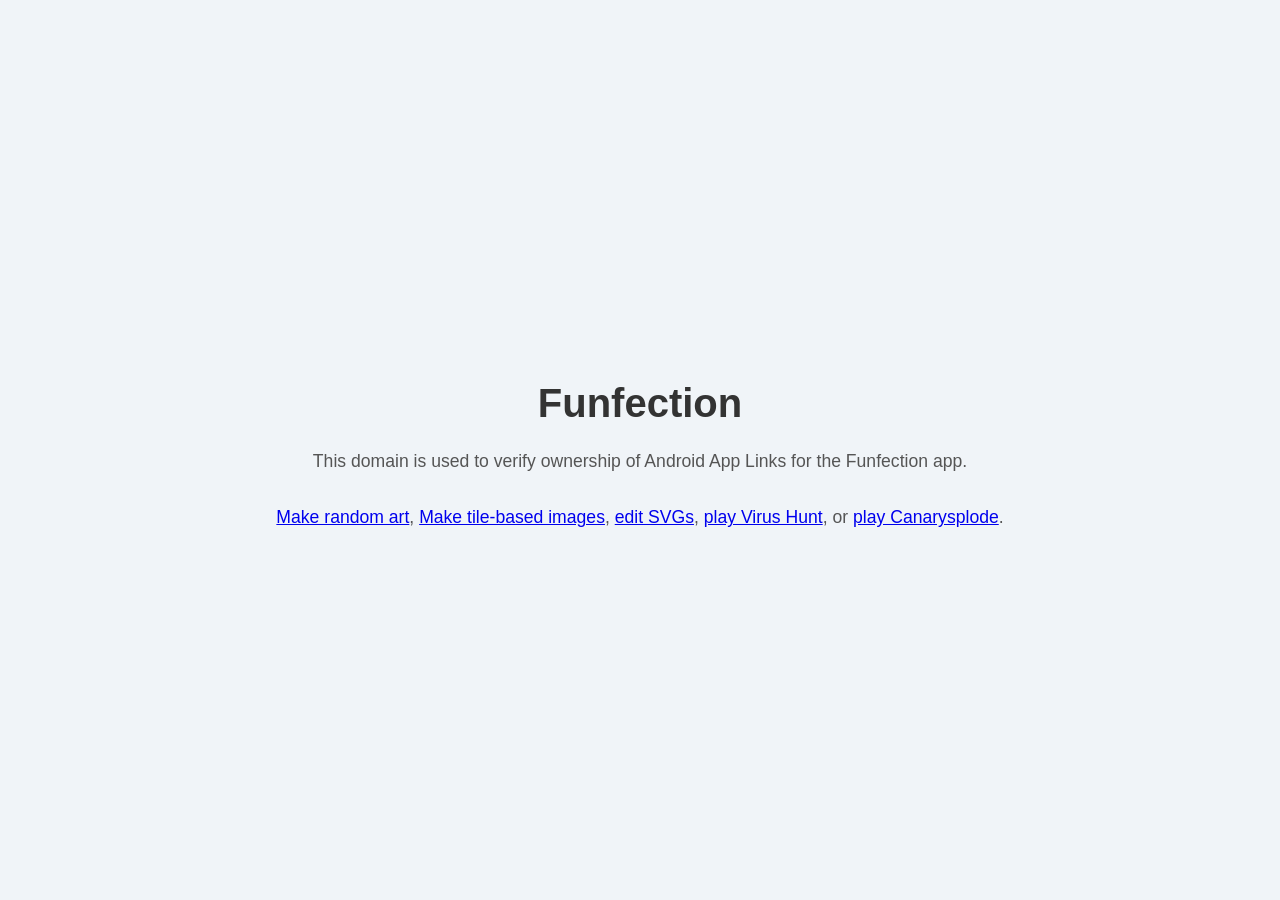
<file: index.html>
<!doctype html>
<html lang="en">
  <head>
    <meta charset="UTF-8" />
    <meta name="viewport" content="width=device-width, initial-scale=1.0" />
    <title>Funfection</title>
    <style>
      body {
        font-family: sans-serif;
        display: flex;
        flex-direction: column;
        align-items: center;
        justify-content: center;
        min-height: 100vh;
        margin: 0;
        background: #f0f4f8;
        color: #333;
      }
      h1 {
        font-size: 2.5rem;
        margin-bottom: 0.5rem;
      }
      p {
        font-size: 1.1rem;
        color: #555;
      }
    </style>
  </head>
  <body>
    <h1>Funfection</h1>
    <p>This domain is used to verify ownership of Android App Links for the Funfection app.</p>
    <p>
      <a href="/art/">Make random art</a>, <a href="/tiles/">Make tile-based images</a>,
      <a href="/svg/editor/">edit SVGs</a>, <a href="/virus-hunt/">play Virus Hunt</a>, or
      <a href="/canarysplode/">play Canarysplode</a>.
    </p>
  </body>
</html>
</file>
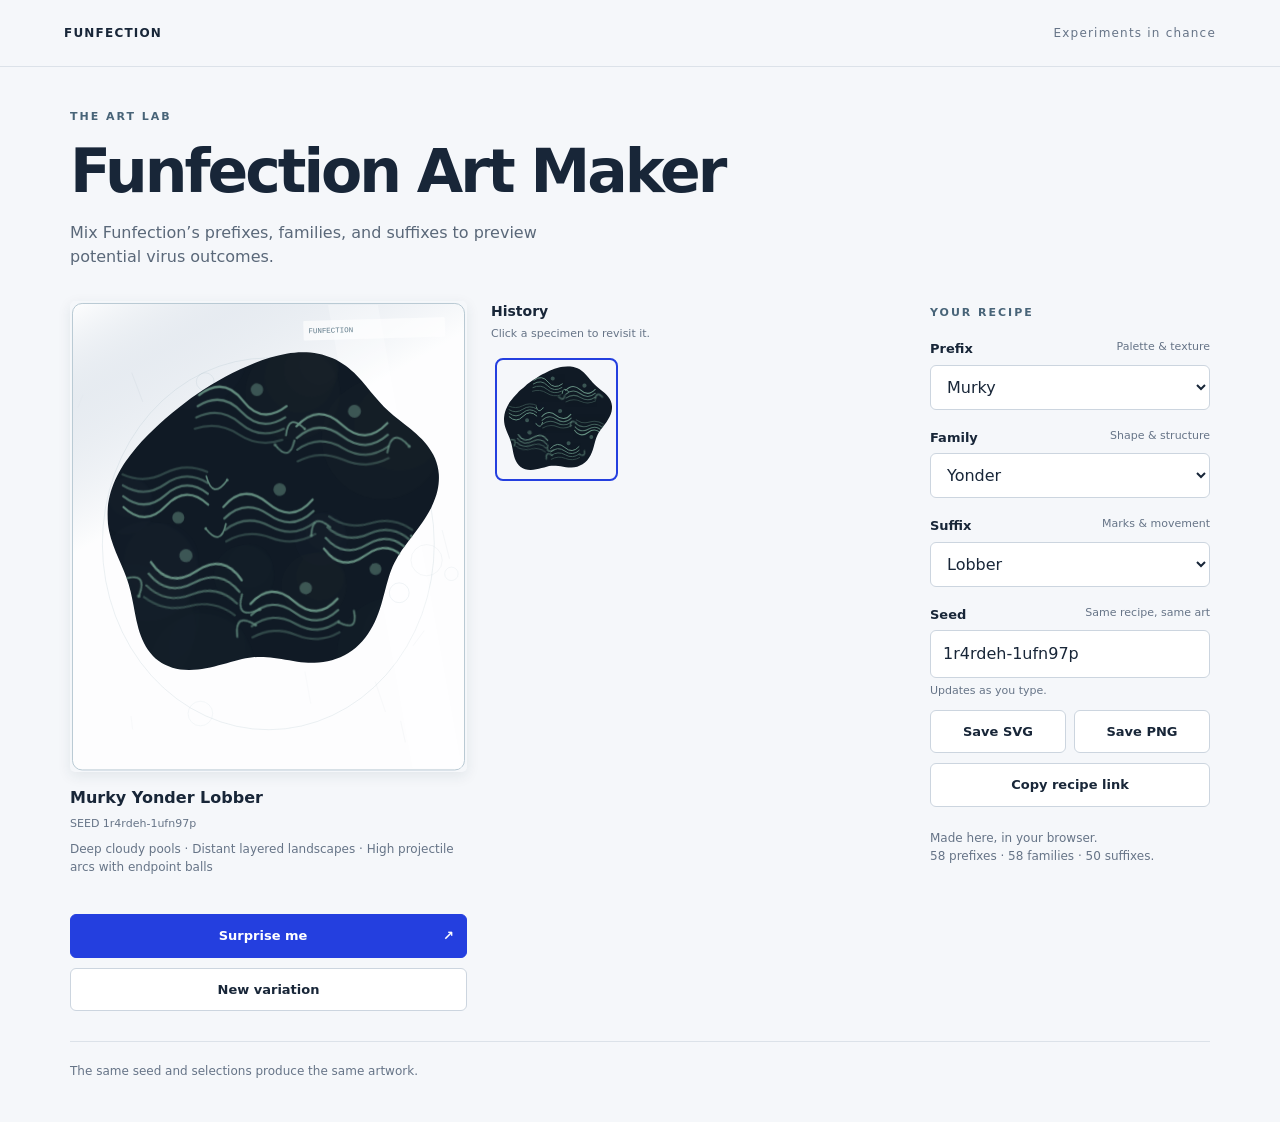
<file: art/index.html>
<!doctype html>
<html lang="en">
  <head>
    <meta charset="utf-8" />
    <meta name="viewport" content="width=device-width,initial-scale=1" />
    <title>Funfection Art Maker</title>
    <link rel="stylesheet" href="style.css?v=13" />
    <script src="catalog.js?v=9" defer></script>
    <script src="traits.js?v=12" defer></script>
    <script src="config.js?v=9" defer></script>
    <script src="art.js?v=19" defer></script>
    <script src="plate.js?v=13" defer></script>
    <script src="app.js?v=22" defer></script>
  </head>
  <body>
    <header><a href="/">FUNFECTION</a><span>Experiments in chance</span></header>
    <main>
      <section class="intro">
        <p class="eyebrow">THE ART LAB</p>
        <h1>Funfection Art Maker</h1>
        <p>
          Mix Funfection’s prefixes, families, and suffixes to preview potential virus outcomes.
        </p>
      </section>
      <section class="lab" aria-label="Art maker">
        <div class="work">
          <div class="specimens">
            <div class="current">
              <div class="microscope-slide">
                <div id="art" role="button" tabindex="0" aria-expanded="false" aria-label="Generated artwork" title="Click to enlarge; click again to restore"></div>
              </div>
              <div class="caption">
                <h2 id="name"></h2>
                <span id="edition"></span>
                <p id="traits-info" class="trait-description"></p>
              </div>
              <div class="image-actions" aria-label="Generate artwork">
                <button class="primary" type="button" id="random">
                  Surprise me <span>↗</span>
                </button>
                <button type="button" id="variation">New variation</button>
              </div>
            </div>
            <section class="history-panel" aria-label="Image history">
              <h2>History</h2>
              <p>Click a specimen to revisit it.</p>
              <div id="history"></div>
            </section>
          </div>
        </div>
        <aside>
          <p class="eyebrow">YOUR RECIPE</p>
          <form id="recipe">
            <label for="prefix">Prefix <small>Palette & texture</small></label
            ><select id="prefix"></select>
            <label for="family">Family <small>Shape & structure</small></label
            ><select id="family"></select>
            <label for="suffix">Suffix <small>Marks & movement</small></label
            ><select id="suffix"></select>
            <label for="seed">Seed <small>Same recipe, same art</small></label
            ><input
              id="seed"
              maxlength="80"
              autocomplete="off"
              aria-describedby="seed-help"
            /><small id="seed-help">Updates as you type.</small>
            <div class="downloads">
              <button type="button" id="svg">Save SVG</button
              ><button type="button" id="png">Save PNG</button>
            </div>
            <button type="button" id="share">Copy recipe link</button>
          </form>
          <p class="note">
            Made here, in your browser.<br />58 prefixes · 58 families · 50 suffixes.
          </p>
          <p id="status" role="status" aria-live="polite"></p>
        </aside>
      </section>
      <footer>The same seed and selections produce the same artwork.</footer>
    </main>
  </body>
</html>
</file>
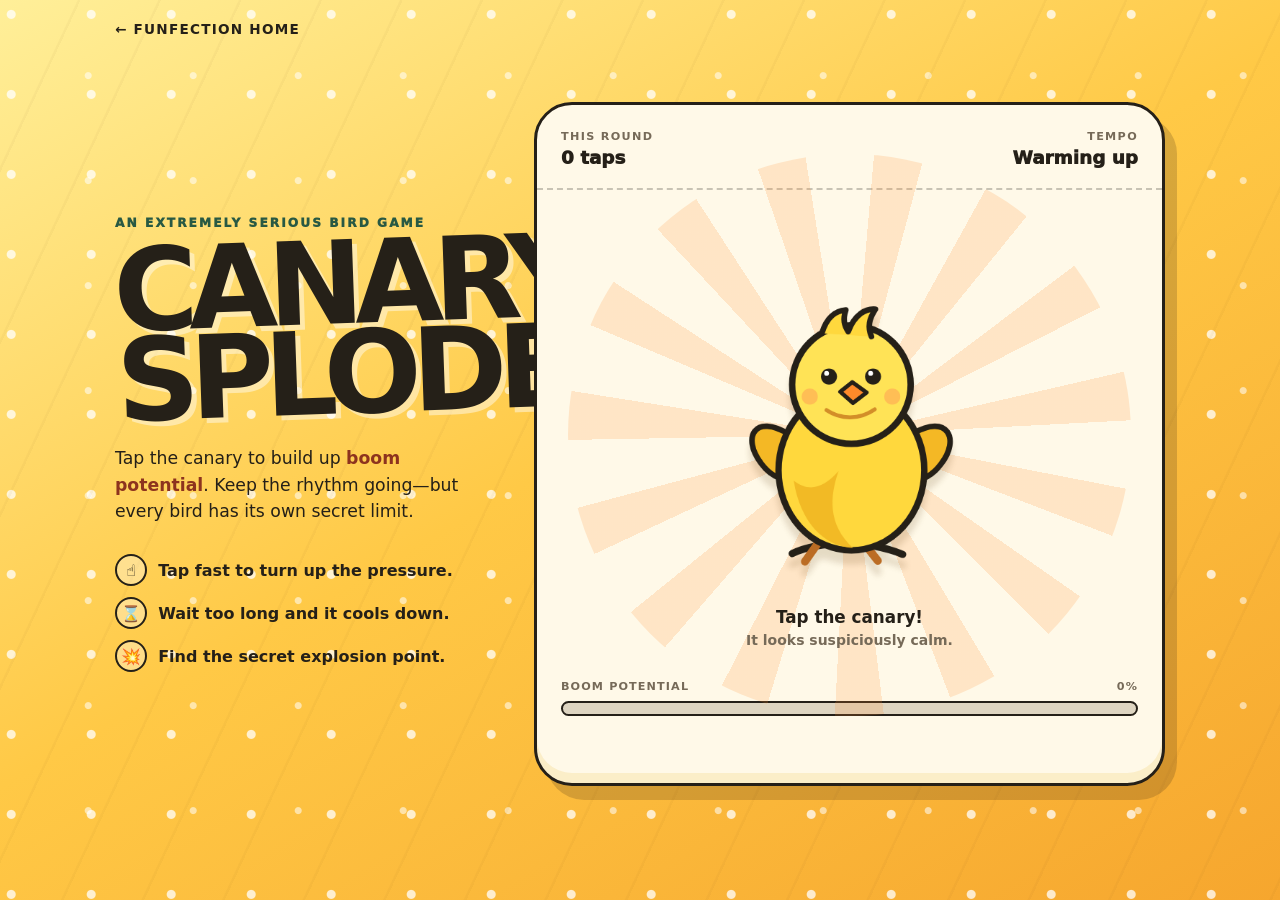
<file: canarysplode/index.html>
<!doctype html>
<html lang="en">
  <head>
    <meta charset="UTF-8" />
    <meta name="viewport" content="width=device-width, initial-scale=1.0" />
    <meta name="theme-color" content="#f6b93b" />
    <title>Canarysplode | Funfection</title>
    <link rel="stylesheet" href="style.css" />
  </head>
  <body>
    <header><a class="home-link" href="/">← Funfection home</a></header>
    <main>
      <section aria-labelledby="title">
        <p class="eyebrow">An extremely serious bird game</p>
        <h1 id="title">Canary&shy;splode</h1>
        <p class="lede">
          Tap the canary to build up <strong>boom potential</strong>. Keep the rhythm going—but
          every bird has its own secret limit.
        </p>
        <ul class="rules">
          <li><span class="rule-icon">☝</span> Tap fast to turn up the pressure.</li>
          <li><span class="rule-icon">⌛</span> Wait too long and it cools down.</li>
          <li><span class="rule-icon">💥</span> Find the secret explosion point.</li>
        </ul>
      </section>

      <section class="game-card" aria-label="Canarysplode game">
        <div class="card-top">
          <div>
            <span class="label">This round</span
            ><span class="value"><span id="taps">0</span> taps</span>
          </div>
          <div id="streak">
            <span class="label">Tempo</span><span class="value" id="tempo">Warming up</span>
          </div>
        </div>
        <div class="stage" id="stage" data-mood="calm">
          <div class="sunburst" aria-hidden="true"></div>
          <button
            class="canary-button"
            id="canary"
            type="button"
            aria-label="Tap the canary"
            aria-describedby="game-hint"
          >
            <span class="bird-art"
              ><svg
                viewBox="0 0 320 350"
                role="img"
                aria-label="A yellow canary whose expression changes as it gets closer to exploding"
              >
                <path
                  d="M89 315c34-16 94-17 138 1"
                  fill="none"
                  stroke="#252018"
                  stroke-width="9"
                  stroke-linecap="round"
                />
                <path
                  d="M122 301l-17 24m72-25 19 24"
                  fill="none"
                  stroke="#bb6c24"
                  stroke-width="10"
                  stroke-linecap="round"
                />
                <path
                  d="M85 166C42 140 26 170 50 202c13 18 32 26 56 20"
                  fill="#f4b825"
                  stroke="#252018"
                  stroke-width="7"
                  stroke-linejoin="round"
                />
                <path
                  d="M240 165c43-25 59 7 35 38-13 18-31 25-54 19"
                  fill="#f4b825"
                  stroke="#252018"
                  stroke-width="7"
                  stroke-linejoin="round"
                />
                <ellipse
                  cx="163"
                  cy="211"
                  rx="91"
                  ry="100"
                  fill="#ffd83d"
                  stroke="#252018"
                  stroke-width="8"
                />
                <path
                  d="M91 224c8 51 37 82 74 84-32-29-29-65-18-96-21 24-39 25-56 12Z"
                  fill="#f0b621"
                  opacity=".85"
                />
                <circle cx="163" cy="104" r="74" fill="#ffe356" stroke="#252018" stroke-width="8" />
                <path
                  d="M126 40c7-22 18-28 30-29-4 12-2 19 3 27 8-22 22-29 34-28-8 12-10 22-5 34"
                  fill="#ffd83d"
                  stroke="#252018"
                  stroke-width="7"
                  stroke-linecap="round"
                  stroke-linejoin="round"
                />
                <g class="face-calm">
                  <circle cx="135" cy="94" r="10" fill="#252018" />
                  <circle cx="190" cy="94" r="10" fill="#252018" />
                  <circle cx="132" cy="90" r="3" fill="white" />
                  <circle cx="187" cy="90" r="3" fill="white" />
                </g>
                <path
                  d="M149 113l15-12 18 13-17 13Z"
                  fill="#ff8a2a"
                  stroke="#252018"
                  stroke-width="5"
                  stroke-linejoin="round"
                />
                <path
                  class="face-calm"
                  d="M132 136c18 12 41 12 60-1"
                  fill="none"
                  stroke="#d38e28"
                  stroke-width="5"
                  stroke-linecap="round"
                />
                <g
                  class="expression face-uneasy"
                  fill="none"
                  stroke="#252018"
                  stroke-width="7"
                  stroke-linecap="round"
                >
                  <path d="M125 94q10-8 20 0m35 0q10-8 20 0" />
                  <path d="M145 142q18-10 36 0" stroke="#d38e28" stroke-width="5" />
                </g>
                <g
                  class="expression face-worried"
                  fill="none"
                  stroke="#252018"
                  stroke-width="7"
                  stroke-linecap="round"
                >
                  <path d="M123 80l23 8m33 0 23-8" />
                  <ellipse cx="135" cy="101" rx="8" ry="12" fill="#252018" />
                  <ellipse cx="190" cy="101" rx="8" ry="12" fill="#252018" />
                  <ellipse cx="164" cy="143" rx="13" ry="10" fill="#a94a25" stroke-width="5" />
                </g>
                <g
                  class="expression face-panic"
                  fill="none"
                  stroke="#252018"
                  stroke-width="7"
                  stroke-linecap="round"
                >
                  <path d="M122 78l25 10m31 0 25-10" />
                  <circle cx="135" cy="102" r="12" fill="white" />
                  <circle cx="190" cy="102" r="12" fill="white" />
                  <circle cx="135" cy="104" r="5" fill="#252018" />
                  <circle cx="190" cy="104" r="5" fill="#252018" />
                  <ellipse cx="164" cy="144" rx="17" ry="20" fill="#8d331e" />
                </g>
                <circle cx="111" cy="119" r="10" fill="#ff9a53" opacity=".5" />
                <circle cx="214" cy="119" r="10" fill="#ff9a53" opacity=".5" /></svg
            ></span>
          </button>
          <p class="hint" id="game-hint">
            Tap the canary!<small id="status" aria-live="polite">It looks suspiciously calm.</small>
          </p>
        </div>
        <div class="meter-wrap">
          <div class="meter-head"><span>Boom potential</span><span id="potential">0%</span></div>
          <div
            class="meter"
            role="progressbar"
            aria-label="Explosion potential"
            aria-valuemin="0"
            aria-valuemax="100"
            aria-valuenow="0"
          >
            <div class="meter-fill" id="meter-fill"></div>
          </div>
        </div>
        <div class="overlay" id="overlay" aria-hidden="true">
          <p class="boom">Ka-boom!</p>
          <p class="result" id="result">That canary lasted 0 taps.</p>
          <button class="again" id="again" type="button">Play another bird →</button>
        </div>
      </section>
    </main>

    <script src="app.js"></script>
  </body>
</html>
</file>
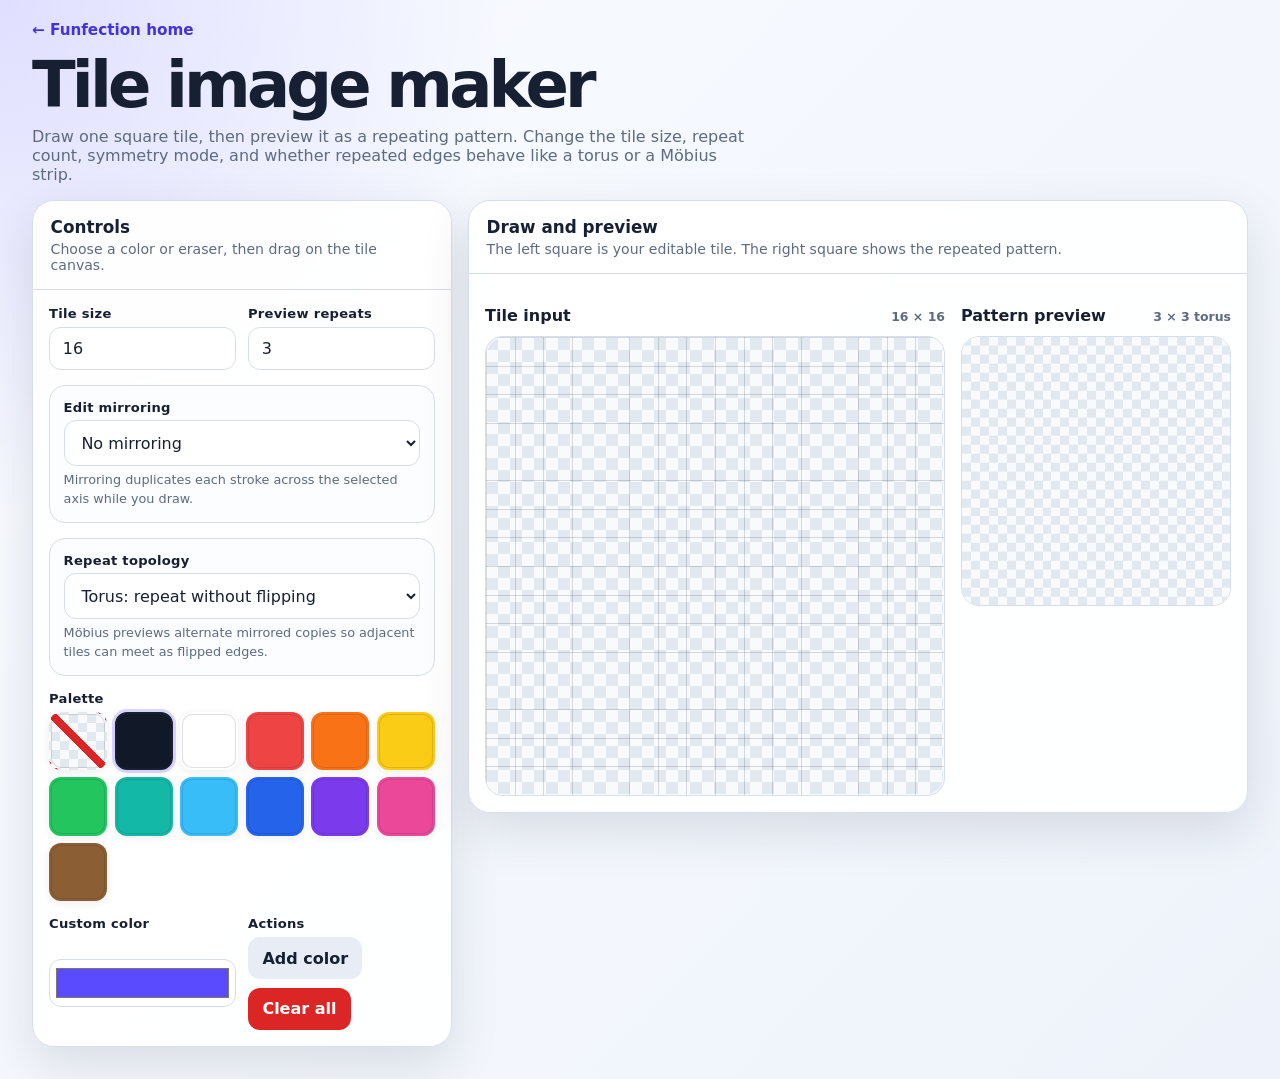
<file: tiles/index.html>
<!doctype html>
<html lang="en">
  <head>
    <meta charset="UTF-8" />
    <meta name="viewport" content="width=device-width, initial-scale=1.0" />
    <title>Tile Image Maker | Funfection</title>
    <link rel="stylesheet" href="style.css" />
  </head>
  <body>
    <header class="site-header">
      <a class="home-link" href="/">← Funfection home</a>
    </header>

    <main>
      <section class="hero" aria-labelledby="page-title">
        <div>
          <h1 id="page-title">Tile image maker</h1>
          <p class="intro">
            Draw one square tile, then preview it as a repeating pattern. Change the tile size,
            repeat count, symmetry mode, and whether repeated edges behave like a torus or a Möbius
            strip.
          </p>
        </div>
      </section>

      <section class="workspace">
        <aside class="panel" aria-label="Tile controls">
          <div class="panel-header">
            <h2>Controls</h2>
            <p>Choose a color or eraser, then drag on the tile canvas.</p>
          </div>

          <div class="controls">
            <div class="inline-controls">
              <div class="control-row">
                <label for="tileSize">Tile size</label>
                <input id="tileSize" type="number" min="4" max="64" step="1" value="16" />
              </div>
              <div class="control-row">
                <label for="repeatCount">Preview repeats</label>
                <input id="repeatCount" type="number" min="1" max="9" step="1" value="3" />
              </div>
            </div>

            <div class="control-row mode-card">
              <label for="mirrorMode">Edit mirroring</label>
              <select id="mirrorMode">
                <option value="none">No mirroring</option>
                <option value="horizontal">Left ↔ right</option>
                <option value="vertical">Top ↔ bottom</option>
                <option value="both">All four quadrants</option>
              </select>
              <p class="hint">
                Mirroring duplicates each stroke across the selected axis while you draw.
              </p>
            </div>

            <div class="control-row mode-card">
              <label for="topologyMode">Repeat topology</label>
              <select id="topologyMode">
                <option value="torus">Torus: repeat without flipping</option>
                <option value="mobius-horizontal">Möbius: flip across left/right seams</option>
                <option value="mobius-vertical">Möbius: flip across top/bottom seams</option>
                <option value="mobius-both">Möbius: flip across both seams</option>
              </select>
              <p class="hint">
                Möbius previews alternate mirrored copies so adjacent tiles can meet as flipped
                edges.
              </p>
            </div>

            <div class="control-row">
              <div class="label">Palette</div>
              <div id="palette" class="palette" aria-label="Color palette"></div>
            </div>

            <div class="inline-controls">
              <div class="control-row">
                <label for="customColor">Custom color</label>
                <input id="customColor" type="color" value="#5b4bff" />
              </div>
              <div class="control-row">
                <span class="label">Actions</span>
                <div class="button-row">
                  <button id="addColor" type="button" class="secondary">Add color</button>
                  <button id="clearAll" type="button" class="danger">Clear all</button>
                </div>
              </div>
            </div>
          </div>
        </aside>

        <section class="panel canvas-panel" aria-label="Tile editor and preview">
          <div class="panel-header">
            <h2>Draw and preview</h2>
            <p>
              The left square is your editable tile. The right square shows the repeated pattern.
            </p>
          </div>

          <div class="maker-area">
            <div class="editor-wrap">
              <div class="section-title">
                <h2>Tile input</h2>
                <span id="sizeLabel">16 × 16</span>
              </div>
              <div class="canvas-shell">
                <canvas
                  id="editorCanvas"
                  width="512"
                  height="512"
                  aria-label="Editable tile canvas"
                ></canvas>
              </div>
            </div>

            <div class="preview-wrap">
              <div class="section-title">
                <h2>Pattern preview</h2>
                <span id="repeatLabel">3 × 3 torus</span>
              </div>
              <div id="previewGrid" class="preview-grid" aria-label="Repeated tile preview"></div>
            </div>
          </div>
        </section>
      </section>
    </main>

    <script src="app.js"></script>
  </body>
</html>
</file>
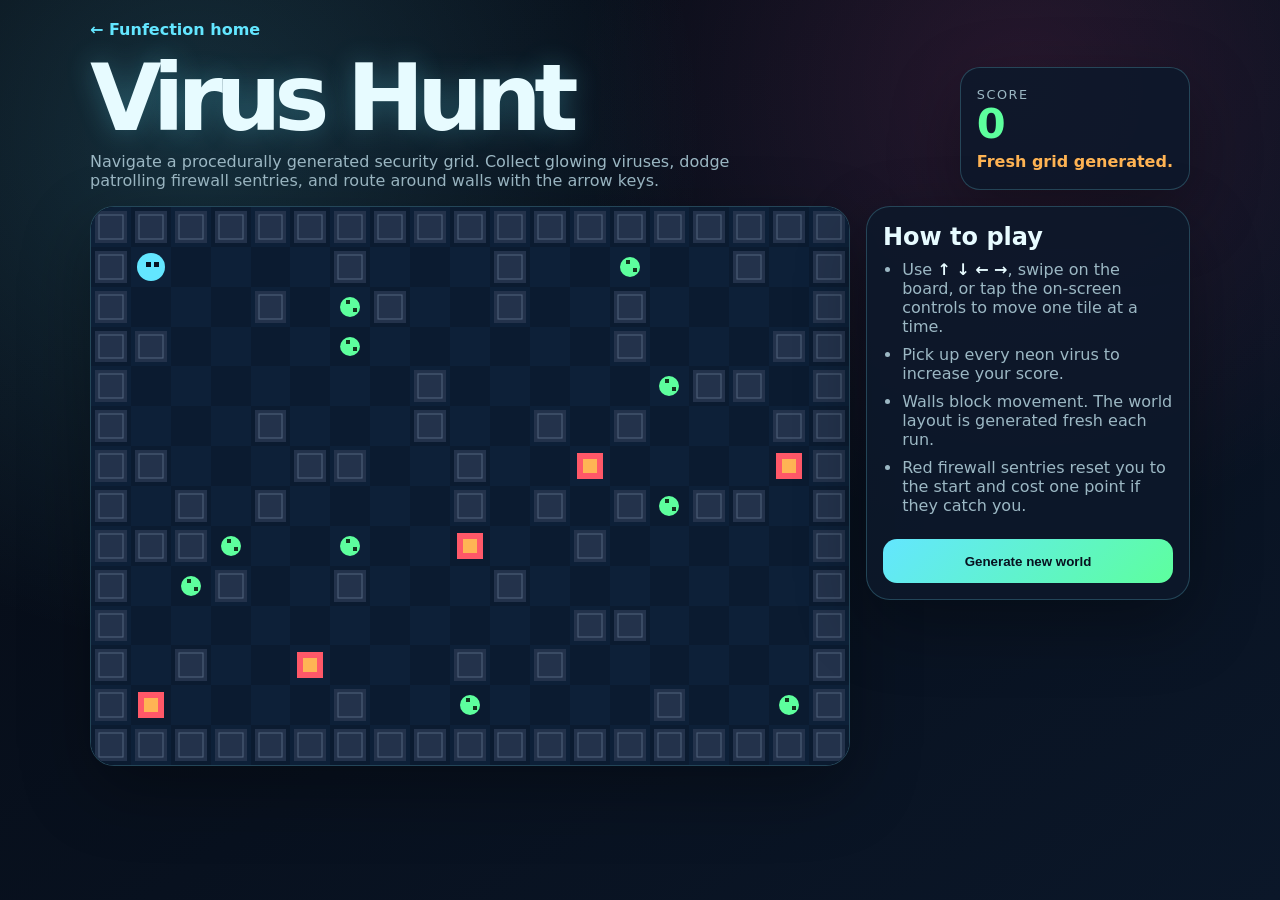
<file: virus-hunt/index.html>
<!doctype html>
<html lang="en">
  <head>
    <meta charset="UTF-8" />
    <meta name="viewport" content="width=device-width, initial-scale=1.0" />
    <title>Virus Hunt | Funfection</title>
    <link rel="stylesheet" href="style.css" />
  </head>
  <body>
    <header><a href="/">← Funfection home</a></header>
    <main>
      <section class="hero">
        <div>
          <h1>Virus Hunt</h1>
          <p class="intro">
            Navigate a procedurally generated security grid. Collect glowing viruses, dodge
            patrolling firewall sentries, and route around walls with the arrow keys.
          </p>
        </div>
        <aside class="score-card" aria-live="polite">
          <span class="score-label">Score</span>
          <span id="score">0</span>
          <div id="status">Find the viruses.</div>
        </aside>
      </section>

      <section class="game-shell">
        <div class="canvas-wrap">
          <canvas
            id="game"
            width="760"
            height="560"
            aria-label="Top down virus collecting game"
          ></canvas>
        </div>
        <aside class="instructions">
          <h2>How to play</h2>
          <ul>
            <li>
              Use <span class="key">↑ ↓ ← →</span>, swipe on the board, or tap the on-screen
              controls to move one tile at a time.
            </li>
            <li>Pick up every neon virus to increase your score.</li>
            <li>Walls block movement. The world layout is generated fresh each run.</li>
            <li>
              Red firewall sentries reset you to the start and cost one point if they catch you.
            </li>
          </ul>
          <div class="mobile-controls" aria-label="Touch movement controls">
            <button class="move-button move-up" type="button" data-move="0,-1" aria-label="Move up">
              ↑
            </button>
            <button
              class="move-button move-left"
              type="button"
              data-move="-1,0"
              aria-label="Move left"
            >
              ←
            </button>
            <button
              class="move-button move-down"
              type="button"
              data-move="0,1"
              aria-label="Move down"
            >
              ↓
            </button>
            <button
              class="move-button move-right"
              type="button"
              data-move="1,0"
              aria-label="Move right"
            >
              →
            </button>
          </div>
          <button class="restart" id="restart" type="button">Generate new world</button>
        </aside>
      </section>
    </main>

    <script src="app.js"></script>
  </body>
</html>
</file>
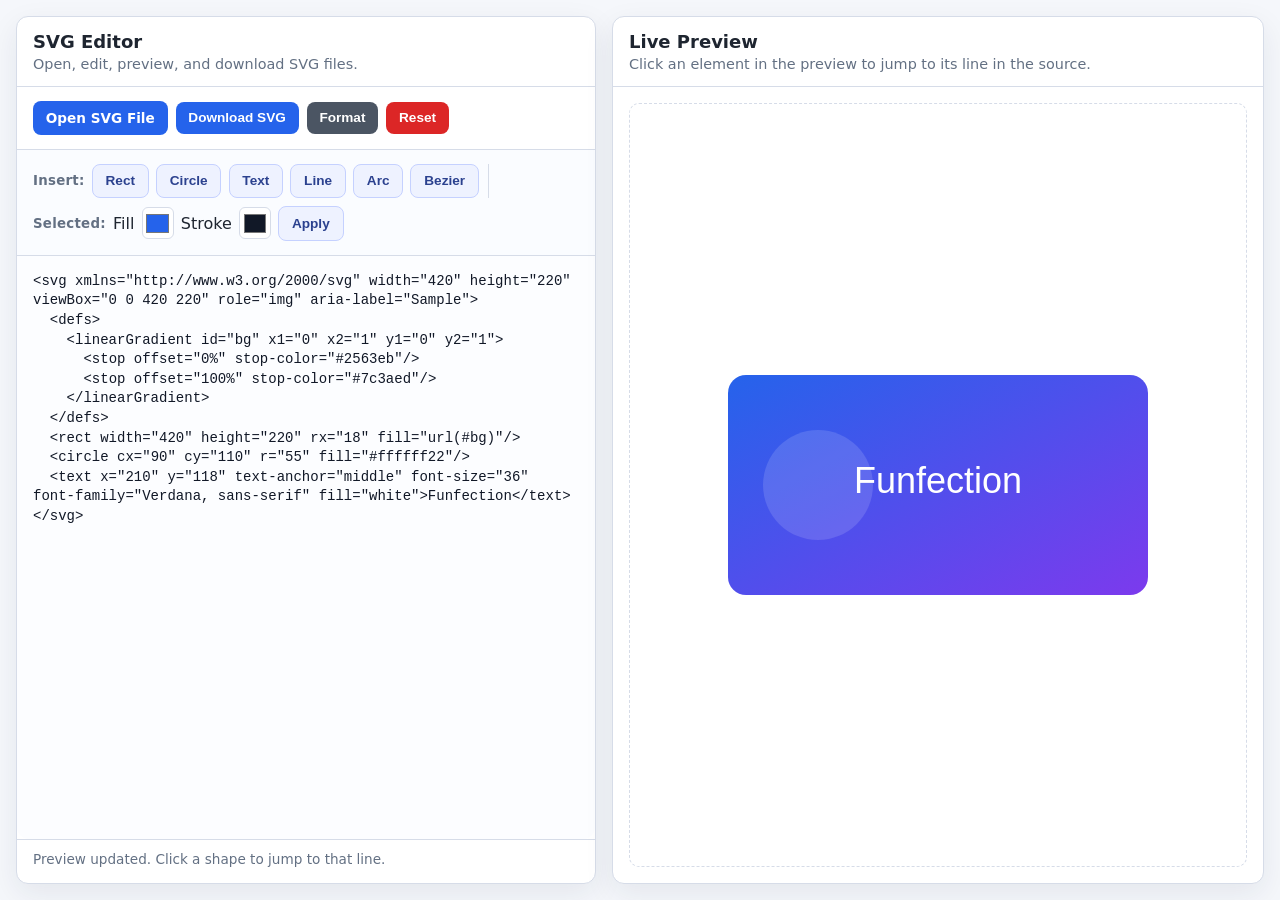
<file: svg/editor/index.html>
<!doctype html>
<html lang="en">
  <head>
    <meta charset="UTF-8" />
    <meta name="viewport" content="width=device-width, initial-scale=1.0" />
    <title>SVG Editor | Funfection</title>
    <link rel="stylesheet" href="style.css" />
  </head>
  <body>
    <main class="layout">
      <section class="panel" aria-label="SVG source editor">
        <header>
          <h1>SVG Editor</h1>
          <div class="sub">Open, edit, preview, and download SVG files.</div>
        </header>

        <div class="controls">
          <label for="fileInput" class="file-button">Open SVG File</label>
          <input id="fileInput" type="file" accept=".svg,image/svg+xml" />
          <button id="downloadBtn" type="button">Download SVG</button>
          <button id="formatBtn" type="button" class="secondary">Format</button>
          <button id="resetBtn" type="button" class="danger">Reset</button>
        </div>

        <div class="tools" aria-label="SVG tools">
          <div class="section">
            <small>Insert:</small>
            <button class="ghost snippet-btn" data-shape="rect">Rect</button>
            <button class="ghost snippet-btn" data-shape="circle">Circle</button>
            <button class="ghost snippet-btn" data-shape="text">Text</button>
            <button class="ghost snippet-btn" data-shape="line">Line</button>
            <button class="ghost snippet-btn" data-shape="arc">Arc</button>
            <button class="ghost snippet-btn" data-shape="bezier">Bezier</button>
          </div>
          <div class="section">
            <small>Selected:</small>
            <label for="fillColor">Fill</label>
            <input id="fillColor" type="color" value="#2563eb" />
            <label for="strokeColor">Stroke</label>
            <input id="strokeColor" type="color" value="#111827" />
            <button id="applyStyleBtn" type="button" class="ghost">Apply</button>
          </div>
        </div>

        <textarea id="svgInput" spellcheck="false" aria-label="SVG markup"></textarea>
        <div id="status" class="status" role="status" aria-live="polite"></div>
      </section>

      <section class="panel" aria-label="Live SVG preview">
        <header>
          <h1>Live Preview</h1>
          <div class="sub">Click an element in the preview to jump to its line in the source.</div>
        </header>
        <div class="preview-wrap">
          <div id="preview" class="preview">
            <p class="placeholder">Paste or open an SVG to see the preview.</p>
          </div>
        </div>
      </section>
    </main>

    <script src="app.js"></script>
  </body>
</html>
</file>
<file: art/style.css>
* {
  box-sizing: border-box;
}
body {
  margin: 0;
  background: #f5f7fa;
  color: #182638;
  font:
    16px/1.5 system-ui,
    sans-serif;
}
header {
  padding: 24px 5vw;
  display: flex;
  justify-content: space-between;
  border-bottom: 1px solid #dce2e9;
  font-size: 12px;
  letter-spacing: 0.1em;
}
header a {
  font-weight: 800;
  color: inherit;
  text-decoration: none;
}
header span {
  color: #667487;
}
main {
  max-width: 1200px;
  margin: auto;
  padding: 42px 30px;
}
.eyebrow {
  font-size: 11px;
  font-weight: 800;
  letter-spacing: 0.18em;
  color: #486478;
  margin: 0 0 14px;
}
.intro {
  margin-bottom: 32px;
}
.intro h1 {
  font-size: clamp(36px, 5vw, 60px);
  line-height: 1.05;
  letter-spacing: -0.05em;
  margin: 0 0 18px;
}
.intro > p:last-child {
  color: #5a6879;
  max-width: 490px;
}
.lab {
  display: grid;
  grid-template-columns: minmax(0, 1fr) 280px;
  gap: 42px;
  align-items: start;
}
.work {
  min-width: 0;
}
#art {
  background: white;
  aspect-ratio: 1;
  box-shadow: 0 12px 40px #18263812;
}
#art > svg {
  display: block;
  width: 100%;
  height: 100%;
}
.caption {
  display: flex;
  justify-content: space-between;
  align-items: baseline;
  gap: 15px;
  padding: 14px 0;
}
.caption h2 {
  font-size: 16px;
  margin: 0;
}
.caption span {
  font-size: 11px;
  color: #667487;
  overflow-wrap: anywhere;
}
aside {
  padding-top: 4px;
}
label {
  display: flex;
  justify-content: space-between;
  font-size: 13px;
  font-weight: 650;
  margin: 18px 0 6px;
}
small {
  font-size: 11px;
  font-weight: 400;
  color: #667487;
}
select,
input,
button {
  font: inherit;
  width: 100%;
  border: 1px solid #ccd5df;
  border-radius: 6px;
  background: white;
  color: inherit;
  padding: 11px 12px;
}
button {
  cursor: pointer;
  margin-top: 10px;
  font-size: 13px;
  font-weight: 650;
}
button:hover {
  background: #e9eff5;
}
button:focus-visible,
input:focus-visible,
select:focus-visible {
  outline: 3px solid #619bf2;
  outline-offset: 3px;
}
.primary {
  background: #243fdf;
  color: white;
  border-color: #243fdf;
  margin-top: 24px;
}
.primary:hover {
  background: #1930bc;
}
.primary span {
  float: right;
}
.downloads {
  display: flex;
  gap: 8px;
}
.note,
footer,
#status {
  font-size: 12px;
  color: #667487;
}
.note {
  margin-top: 22px;
}
footer {
  border-top: 1px solid #dce2e9;
  margin-top: 30px;
  padding-top: 20px;
}
#status {
  min-height: 18px;
}
@media (max-width: 700px) {
  header span {
    display: none;
  }
  main {
    padding: 28px 20px;
  }
  .lab {
    grid-template-columns: 1fr;
    gap: 20px;
  }
  .caption {
    flex-wrap: wrap;
  }
  aside {
    padding: 0;
  }
  .intro h1 br {
    display: none;
  }
}

/* Half the original width and height gives one quarter of the display area. */
.specimens {
  display: grid;
  grid-template-columns: minmax(0, 1fr) minmax(0, 1fr);
  gap: 24px;
  align-items: start;
}
.current {
  min-width: 0;
}
#art {
  background: transparent;
  border-radius: 50%;
  box-shadow: none;
}
.caption {
  display: block;
}
.caption span {
  display: block;
  margin-top: 6px;
}
.history-panel h2 {
  font-size: 14px;
  margin: 0;
}
.history-panel p {
  font-size: 11px;
  color: #667487;
  margin: 4px 0 12px;
}
#history {
  display: grid;
  grid-template-columns: repeat(3, minmax(0, 1fr));
  gap: 10px;
  max-height: 480px;
  overflow: auto;
  padding: 4px;
}
.history-item {
  padding: 0;
  border: 2px solid transparent;
  background: transparent;
  margin: 0;
  border-radius: 50%;
  aspect-ratio: 1;
}
.history-item:hover {
  background: transparent;
  border-color: #9aa9c0;
}
.history-item[aria-pressed='true'] {
  border-color: #243fdf;
}
.history-item svg {
  display: block;
  width: 100%;
  height: 100%;
  border-radius: 50%;
}
#seed-help {
  display: block;
  margin-top: 5px;
}
@media (max-width: 420px) {
  .specimens {
    gap: 14px;
  }
  #history {
    grid-template-columns: repeat(2, minmax(0, 1fr));
    gap: 6px;
  }
}

.trait-description {
  font-size: 12px;
  line-height: 1.5;
  color: #667487;
  margin: 8px 0 0;
}

/* Presentation glass stays outside the exported specimen SVG. */
.microscope-slide {
  position: relative;
  padding: 24px 12px 30px;
  background: linear-gradient(135deg, #ffffffbb, #dcebf150 48%, #ffffffb8);
  border: 1px solid #bccdd7;
  border-radius: 5px;
  box-shadow:
    0 4px 14px #17384616,
    inset 0 0 0 3px #ffffff70;
  isolation: isolate;
}
.microscope-slide::before {
  content: '';
  position: absolute;
  inset: 13% 6%;
  border: 1px solid #b5c9d375;
  border-radius: 50%;
  box-shadow: inset 0 0 22px #9fb7c72b;
  z-index: -1;
}
.microscope-slide::after {
  content: '';
  position: absolute;
  inset: 0;
  background: linear-gradient(
    118deg,
    transparent 28%,
    #ffffff70 29%,
    #ffffff15 39%,
    transparent 40%
  );
  pointer-events: none;
  border-radius: inherit;
}
.slide-label {
  position: absolute;
  top: 8px;
  left: 10px;
  font:
    7px/1.2 ui-monospace,
    monospace;
  letter-spacing: 0.12em;
  color: #607b8a;
}

#art,
#art svg,
.history-item svg {
  border-radius: 0;
}
.history-item {
  border-radius: 8px;
}

/* The seeded glass SVG replaces the fixed coverslip and reflection. */
.microscope-slide {
  background: transparent;
  border: 0;
  box-shadow: 0 4px 14px #17384616;
}
.microscope-slide::before,
.microscope-slide::after {
  content: none;
}
.plate-overlay {
  position: absolute;
  inset: 0;
  pointer-events: none;
  z-index: 0;
}
.plate-overlay svg {
  display: block;
  width: 100%;
  height: 100%;
}
.microscope-slide #art {
  position: relative;
  z-index: 1;
}

#art {
  cursor: zoom-in;
}
#art:focus-visible {
  outline: 3px solid #619bf2;
  outline-offset: 3px;
}
body:has(#art[aria-expanded='true']) {
  overflow: hidden;
}
/* Lift the slide's stacking context above the rest of the page. */
.microscope-slide:has(#art[aria-expanded='true']) {
  isolation: auto;
  z-index: 100;
}
.microscope-slide #art[aria-expanded='true'] {
  position: fixed;
  inset: 0;
  z-index: 100;
  display: grid;
  place-items: center;
  aspect-ratio: auto;
  background: #f5f7fa;
  cursor: zoom-out;
}
#art[aria-expanded='true'] > svg {
  width: min(100vw, 84.2105dvh);
  height: min(118.75vw, 100dvh);
}

/* All main views use the same complete slide SVG and proportions. */
.microscope-slide {
  padding: 0;
}
#art {
  aspect-ratio: 800 / 950;
}
</file>
<file: canarysplode/style.css>
:root {
  --ink: #252018;
  --cream: #fff9e8;
  --yellow: #ffd83d;
  --orange: #ff8a2a;
  --red: #ee4b2b;
  --green: #285943;
}

* {
  box-sizing: border-box;
}

body {
  margin: 0;
  min-height: 100vh;
  overflow-x: hidden;
  color: var(--ink);
  background:
    radial-gradient(circle at 14% 18%, rgba(255, 255, 255, 0.75) 0 4px, transparent 5px),
    radial-gradient(circle at 84% 72%, rgba(255, 255, 255, 0.55) 0 3px, transparent 4px),
    linear-gradient(150deg, #ffef99 0%, #ffc946 48%, #f6a62e 100%);
  background-size:
    80px 80px,
    105px 105px,
    auto;
  font-family: ui-rounded, 'Arial Rounded MT Bold', system-ui, sans-serif;
}

body::before {
  content: '';
  position: fixed;
  inset: 0;
  pointer-events: none;
  background: repeating-linear-gradient(
    115deg,
    transparent 0 70px,
    rgba(89, 59, 20, 0.035) 71px 73px
  );
}

a {
  color: inherit;
}

header {
  position: relative;
  z-index: 2;
  width: min(1050px, calc(100% - 2rem));
  margin: 0 auto;
  padding: 1.2rem 0 0;
}

.home-link {
  display: inline-flex;
  gap: 0.35rem;
  align-items: center;
  font-size: 0.85rem;
  font-weight: 900;
  text-decoration: none;
  text-transform: uppercase;
  letter-spacing: 0.09em;
}

.home-link:hover {
  text-decoration: underline;
}

main {
  position: relative;
  z-index: 1;
  display: grid;
  grid-template-columns: minmax(260px, 0.72fr) minmax(360px, 1.28fr);
  gap: clamp(1.5rem, 5vw, 5rem);
  align-items: center;
  width: min(1050px, calc(100% - 2rem));
  min-height: calc(100vh - 3.5rem);
  margin: 0 auto;
  padding: 2rem 0 4rem;
}

.eyebrow {
  margin: 0 0 0.7rem;
  color: var(--green);
  font-size: 0.76rem;
  font-weight: 950;
  letter-spacing: 0.17em;
  text-transform: uppercase;
}

h1 {
  margin: 0;
  max-width: 7ch;
  font-size: clamp(3.5rem, 9vw, 7.3rem);
  line-height: 0.78;
  letter-spacing: -0.085em;
  text-transform: uppercase;
  transform: rotate(-2deg);
  text-shadow: 5px 5px 0 rgba(255, 255, 255, 0.45);
}

.lede {
  max-width: 31rem;
  margin: 1.5rem 0 1.8rem;
  font-size: 1.08rem;
  line-height: 1.55;
}
.lede strong {
  color: #8d331e;
}

.rules {
  display: grid;
  gap: 0.7rem;
  margin: 0;
  padding: 0;
  list-style: none;
}

.rules li {
  display: flex;
  gap: 0.7rem;
  align-items: center;
  font-weight: 750;
}
.rule-icon {
  display: grid;
  flex: 0 0 2rem;
  width: 2rem;
  height: 2rem;
  place-items: center;
  border: 2px solid;
  border-radius: 50%;
  background: rgba(255, 255, 255, 0.34);
}

.game-card {
  position: relative;
  min-height: min(690px, 76vh);
  overflow: hidden;
  border: 3px solid var(--ink);
  border-radius: 38px;
  background: var(--cream);
  box-shadow:
    12px 14px 0 rgba(62, 43, 20, 0.2),
    inset 0 -10px 0 rgba(236, 195, 87, 0.22);
  isolation: isolate;
}

.card-top {
  display: flex;
  justify-content: space-between;
  gap: 1rem;
  padding: 1.25rem 1.5rem;
  border-bottom: 2px dashed rgba(37, 32, 24, 0.25);
}
.label {
  color: #766a58;
  font-size: 0.7rem;
  font-weight: 900;
  letter-spacing: 0.12em;
  text-transform: uppercase;
}
.value {
  display: block;
  margin-top: 0.15rem;
  font-size: 1.15rem;
  font-weight: 950;
}
#streak {
  text-align: right;
}

.stage {
  position: relative;
  display: grid;
  min-height: 460px;
  place-items: center;
  padding: 3rem 1rem 2rem;
}

.sunburst {
  position: absolute;
  width: 90%;
  aspect-ratio: 1;
  border-radius: 50%;
  opacity: 0.18;
  background: repeating-conic-gradient(from 5deg, var(--orange) 0 10deg, transparent 10deg 24deg);
  animation: spin 35s linear infinite;
}
@keyframes spin {
  to {
    transform: rotate(1turn);
  }
}

.canary-button {
  --bird-scale: 0.72;
  position: relative;
  z-index: 2;
  width: min(78%, 356px);
  height: 350px;
  padding: 0;
  border: 0;
  background: transparent;
  cursor: pointer;
  outline-offset: 10px;
  -webkit-tap-highlight-color: transparent;
  touch-action: manipulation;
  user-select: none;
  will-change: transform;
}

.bird-art {
  display: block;
  width: 100%;
  transform: scale(var(--bird-scale));
  transition: transform 0.2s ease-out;
  transform-origin: 50% 58%;
  will-change: transform;
}
.canary-button svg {
  display: block;
  width: 100%;
  overflow: visible;
  filter: drop-shadow(0 15px 4px rgba(92, 60, 10, 0.16));
}
.canary-button:hover {
  filter: brightness(1.025);
}
.canary-button:active {
  transform: scale(0.96);
}
.canary-button.bump {
  animation: bump 0.18s ease-out;
}
.canary-button.rattle {
  animation: rattle 0.23s ease-in-out;
}
.canary-button.panic {
  animation: panic 0.19s linear;
}
@keyframes bump {
  50% {
    transform: scale(0.94) rotate(-2deg);
  }
}
@keyframes rattle {
  25% {
    transform: translateX(-7px) rotate(-3deg);
  }
  65% {
    transform: translateX(7px) rotate(3deg);
  }
}
@keyframes panic {
  25% {
    transform: translate(-9px, 2px) rotate(-4deg);
  }
  50% {
    transform: translate(7px, -5px) rotate(4deg);
  }
  75% {
    transform: translate(-5px, -2px) rotate(-2deg);
  }
}

.expression {
  opacity: 0;
  transition: opacity 0.16s ease;
}
.face-calm {
  opacity: 1;
  transition: opacity 0.16s ease;
}
.stage[data-mood='uneasy'] .face-calm,
.stage[data-mood='worried'] .face-calm,
.stage[data-mood='panic'] .face-calm {
  opacity: 0;
}
.stage[data-mood='uneasy'] .face-uneasy,
.stage[data-mood='worried'] .face-worried,
.stage[data-mood='panic'] .face-panic {
  opacity: 1;
}

.hint {
  position: relative;
  z-index: 2;
  margin: 1.2rem 0 0;
  font-size: 1.05rem;
  font-weight: 900;
  text-align: center;
}
.hint small {
  display: block;
  margin-top: 0.35rem;
  color: #766a58;
  font-weight: 650;
}

.meter-wrap {
  padding: 0 1.5rem 1.5rem;
}
.meter-head {
  display: flex;
  justify-content: space-between;
  margin-bottom: 0.5rem;
  color: #766a58;
  font-size: 0.7rem;
  font-weight: 900;
  letter-spacing: 0.1em;
  text-transform: uppercase;
}
.meter {
  height: 15px;
  overflow: hidden;
  border: 2px solid var(--ink);
  border-radius: 99px;
  background: #ded5c1;
}
.meter-fill {
  width: 0;
  height: 100%;
  border-radius: inherit;
  background: linear-gradient(90deg, #ffd83d 0%, #ff8a2a 65%, #ee4b2b 100%);
  transition: width 0.18s ease-out;
}

.overlay {
  position: absolute;
  z-index: 5;
  inset: 0;
  display: grid;
  place-content: center;
  padding: 2rem;
  text-align: center;
  background: rgba(255, 249, 232, 0.9);
  opacity: 0;
  visibility: hidden;
  transition: opacity 0.25s;
}
.overlay.show {
  opacity: 1;
  visibility: visible;
}
.boom {
  margin: 0;
  color: var(--red);
  font-size: clamp(4rem, 13vw, 8rem);
  line-height: 0.8;
  letter-spacing: -0.08em;
  text-transform: uppercase;
  transform: rotate(-6deg);
  text-shadow: 5px 5px 0 var(--yellow);
}
.result {
  margin: 1.2rem 0;
  font-size: 1.05rem;
  font-weight: 800;
}
.again {
  justify-self: center;
  border: 2px solid var(--ink);
  border-radius: 99px;
  padding: 0.85rem 1.5rem;
  color: white;
  background: var(--green);
  box-shadow: 4px 5px 0 var(--ink);
  font: inherit;
  font-weight: 950;
  cursor: pointer;
}
.again:active {
  transform: translate(3px, 3px);
  box-shadow: 1px 2px 0 var(--ink);
}

.particle {
  position: absolute;
  z-index: 4;
  left: 50%;
  top: 48%;
  width: 18px;
  height: 18px;
  border: 2px solid var(--ink);
  background: var(--yellow);
  pointer-events: none;
  animation: fly 800ms cubic-bezier(0.1, 0.7, 0.3, 1) forwards;
}
@keyframes fly {
  to {
    translate: var(--x) var(--y);
    rotate: var(--r);
    opacity: 0;
    scale: 0.4;
  }
}

@media (max-width: 760px) {
  main {
    grid-template-columns: 1fr;
    padding-top: 1.3rem;
  }
  h1 {
    max-width: none;
    font-size: clamp(3.4rem, 19vw, 6rem);
  }
  .lede {
    margin: 1.2rem 0;
  }
  .rules {
    display: none;
  }
  .game-card {
    min-height: 535px;
    border-radius: 28px;
  }
  .stage {
    min-height: 450px;
    padding: 1.25rem 1rem 0.75rem;
    overflow: hidden;
  }
  .canary-button {
    width: min(82vw, 320px);
    height: 350px;
  }
  .hint {
    margin-top: 0;
  }
}

@media (prefers-reduced-motion: reduce) {
  *,
  *::before,
  *::after {
    scroll-behavior: auto !important;
    animation-duration: 0.01ms !important;
    animation-iteration-count: 1 !important;
    transition-duration: 0.01ms !important;
  }
}
</file>
<file: tiles/style.css>
:root {
  color-scheme: light;
  --bg: #eef3fb;
  --card: #ffffff;
  --ink: #172033;
  --muted: #5d6b82;
  --border: #d6deeb;
  --accent: #5b4bff;
  --accent-strong: #4234d9;
  --danger: #dc2626;
  --shadow: 0 18px 50px rgba(23, 32, 51, 0.12);
  --checker-a: #f8fafc;
  --checker-b: #e2e8f0;
}

* {
  box-sizing: border-box;
}

body {
  margin: 0;
  min-height: 100vh;
  font-family:
    Inter,
    ui-sans-serif,
    system-ui,
    -apple-system,
    BlinkMacSystemFont,
    'Segoe UI',
    sans-serif;
  background:
    radial-gradient(circle at top left, rgba(91, 75, 255, 0.16), transparent 32rem),
    linear-gradient(135deg, #f9fbff 0%, var(--bg) 100%);
  color: var(--ink);
}

header.site-header {
  padding: 1.25rem clamp(1rem, 3vw, 2rem) 0;
  max-width: 1280px;
  margin: 0 auto;
}

.home-link {
  color: var(--accent-strong);
  text-decoration: none;
  font-weight: 700;
  font-size: 0.95rem;
}

main {
  width: min(1280px, 100%);
  margin: 0 auto;
  padding: 1rem clamp(1rem, 3vw, 2rem) 2rem;
}

.hero {
  display: flex;
  justify-content: space-between;
  align-items: end;
  gap: 1rem;
  margin-bottom: 1rem;
}

h1 {
  margin: 0;
  font-size: clamp(2rem, 5vw, 4.5rem);
  line-height: 0.95;
  letter-spacing: -0.06em;
}

.intro {
  color: var(--muted);
  max-width: 45rem;
  margin: 0.7rem 0 0;
  font-size: 1rem;
}

.workspace {
  display: grid;
  grid-template-columns: minmax(300px, 420px) 1fr;
  gap: 1rem;
  align-items: start;
}

.panel {
  background: rgba(255, 255, 255, 0.92);
  border: 1px solid var(--border);
  border-radius: 22px;
  box-shadow: var(--shadow);
  overflow: hidden;
  backdrop-filter: blur(12px);
}

.panel-header {
  padding: 1rem 1.1rem;
  border-bottom: 1px solid var(--border);
}

.panel-header h2 {
  margin: 0;
  font-size: 1.05rem;
}

.panel-header p {
  margin: 0.25rem 0 0;
  color: var(--muted);
  font-size: 0.88rem;
}

.controls {
  display: grid;
  gap: 0.95rem;
  padding: 1rem;
}

.control-row {
  display: grid;
  gap: 0.35rem;
}

label,
.label {
  color: var(--ink);
  font-size: 0.82rem;
  font-weight: 800;
  letter-spacing: 0.02em;
}

input[type='number'],
select,
input[type='color'] {
  width: 100%;
  border: 1px solid var(--border);
  border-radius: 12px;
  background: #fff;
  color: var(--ink);
  font: inherit;
  padding: 0.7rem 0.8rem;
}

input[type='color'] {
  height: 3rem;
  padding: 0.25rem;
}

.inline-controls {
  display: grid;
  grid-template-columns: 1fr 1fr;
  gap: 0.75rem;
}

.palette {
  display: grid;
  grid-template-columns: repeat(6, minmax(0, 1fr));
  gap: 0.45rem;
}

.swatch,
button {
  border: 0;
  border-radius: 12px;
  cursor: pointer;
  font: inherit;
  font-weight: 800;
}

.swatch {
  aspect-ratio: 1;
  min-height: 2.4rem;
  border: 2px solid transparent;
  box-shadow:
    inset 0 0 0 1px rgba(23, 32, 51, 0.14),
    0 2px 8px rgba(23, 32, 51, 0.08);
}

.swatch.active {
  border-color: var(--ink);
  outline: 3px solid rgba(91, 75, 255, 0.22);
}

.swatch.eraser {
  background:
    linear-gradient(45deg, transparent 45%, var(--danger) 45% 55%, transparent 55%),
    conic-gradient(
      var(--checker-a) 25%,
      var(--checker-b) 0 50%,
      var(--checker-a) 0 75%,
      var(--checker-b) 0
    );
  background-size:
    100% 100%,
    18px 18px;
}

.button-row {
  display: flex;
  flex-wrap: wrap;
  gap: 0.55rem;
}

button {
  background: var(--accent);
  color: #fff;
  padding: 0.72rem 0.9rem;
  transition:
    transform 0.15s ease,
    background 0.15s ease;
}

button:hover {
  background: var(--accent-strong);
  transform: translateY(-1px);
}
button.secondary {
  background: #e8ecf5;
  color: var(--ink);
}
button.secondary:hover {
  background: #dce3f0;
}
button.danger {
  background: var(--danger);
}

.hint {
  color: var(--muted);
  font-size: 0.8rem;
  line-height: 1.45;
  margin: 0;
}

.canvas-panel {
  display: grid;
  grid-template-rows: auto auto;
  gap: 1rem;
}

.maker-area {
  padding: 1rem;
  display: grid;
  grid-template-columns: minmax(260px, 460px) 1fr;
  gap: 1rem;
  align-items: start;
}

.editor-wrap,
.preview-wrap {
  display: grid;
  gap: 0.7rem;
}

.canvas-shell {
  width: 100%;
  aspect-ratio: 1;
  border-radius: 18px;
  overflow: hidden;
  border: 1px solid var(--border);
  background: conic-gradient(
      var(--checker-a) 25%,
      var(--checker-b) 0 50%,
      var(--checker-a) 0 75%,
      var(--checker-b) 0
    )
    0 / 24px 24px;
  box-shadow: inset 0 0 0 1px rgba(255, 255, 255, 0.8);
}

canvas {
  display: block;
  width: 100%;
  height: 100%;
  image-rendering: pixelated;
  touch-action: none;
}

#editorCanvas {
  cursor: crosshair;
}

.preview-grid {
  display: grid;
  gap: 0;
  width: 100%;
  aspect-ratio: 1;
  border-radius: 18px;
  overflow: hidden;
  border: 1px solid var(--border);
  background: #fff;
}

.preview-tile {
  width: 100%;
  height: 100%;
  background: conic-gradient(
      var(--checker-a) 25%,
      var(--checker-b) 0 50%,
      var(--checker-a) 0 75%,
      var(--checker-b) 0
    )
    0 / 18px 18px;
}

.preview-tile canvas {
  width: 100%;
  height: 100%;
}

.section-title {
  display: flex;
  align-items: baseline;
  justify-content: space-between;
  gap: 0.75rem;
}

.section-title h2 {
  margin: 0;
  font-size: 1rem;
}

.section-title span {
  color: var(--muted);
  font-size: 0.78rem;
  font-weight: 700;
}

.mode-card {
  border: 1px solid var(--border);
  border-radius: 16px;
  padding: 0.85rem;
  background: #fbfdff;
}

@media (max-width: 980px) {
  .workspace,
  .maker-area {
    grid-template-columns: 1fr;
  }
  .hero {
    display: block;
  }
}

@media (max-width: 560px) {
  .inline-controls {
    grid-template-columns: 1fr;
  }
  .palette {
    grid-template-columns: repeat(5, minmax(0, 1fr));
  }
}
</file>
<file: virus-hunt/style.css>
:root {
  --bg: #08111f;
  --panel: rgba(13, 24, 43, 0.88);
  --panel-border: rgba(119, 237, 255, 0.22);
  --text: #e7fbff;
  --muted: #9cb8c4;
  --cyan: #63e6ff;
  --green: #5dff9d;
  --pink: #ff4fa3;
  --orange: #ffb454;
  --red: #ff5868;
}

* {
  box-sizing: border-box;
}

body {
  margin: 0;
  min-height: 100vh;
  font-family:
    Inter,
    ui-sans-serif,
    system-ui,
    -apple-system,
    BlinkMacSystemFont,
    'Segoe UI',
    sans-serif;
  color: var(--text);
  background:
    radial-gradient(circle at 15% 15%, rgba(99, 230, 255, 0.16), transparent 32rem),
    radial-gradient(circle at 80% 10%, rgba(255, 79, 163, 0.13), transparent 28rem),
    linear-gradient(145deg, #060a13 0%, var(--bg) 56%, #0b1729 100%);
}

header,
main {
  width: min(1100px, calc(100% - 2rem));
  margin: 0 auto;
}

header {
  padding: 1.25rem 0 0;
}

a {
  color: var(--cyan);
  font-weight: 800;
  text-decoration: none;
}
a:hover {
  text-decoration: underline;
}

.hero {
  display: grid;
  grid-template-columns: 1fr auto;
  gap: 1rem;
  align-items: end;
  padding: 1.25rem 0 1rem;
}

h1 {
  margin: 0;
  font-size: clamp(2.4rem, 8vw, 5.8rem);
  line-height: 0.86;
  letter-spacing: -0.08em;
  text-shadow: 0 0 28px rgba(99, 230, 255, 0.28);
}

.intro {
  color: var(--muted);
  max-width: 45rem;
  margin: 0.8rem 0 0;
}

.score-card {
  min-width: 12rem;
  padding: 1rem;
  border: 1px solid var(--panel-border);
  border-radius: 20px;
  background: var(--panel);
  box-shadow: 0 24px 70px rgba(0, 0, 0, 0.32);
}

.score-label {
  color: var(--muted);
  font-size: 0.8rem;
  text-transform: uppercase;
  letter-spacing: 0.12em;
}
#score {
  display: block;
  font-size: 2.6rem;
  font-weight: 900;
  color: var(--green);
  line-height: 1;
}
#status {
  margin-top: 0.45rem;
  color: var(--orange);
  font-weight: 800;
  min-height: 1.3rem;
}

.game-shell {
  display: grid;
  grid-template-columns: minmax(0, 760px) minmax(240px, 1fr);
  gap: 1rem;
  align-items: start;
  padding-bottom: 2rem;
}

.canvas-wrap,
.instructions {
  border: 1px solid var(--panel-border);
  border-radius: 24px;
  background: var(--panel);
  box-shadow: 0 24px 70px rgba(0, 0, 0, 0.32);
  overflow: hidden;
}

canvas {
  aspect-ratio: 19 / 14;
  display: block;
  width: 100%;
  height: auto;
  image-rendering: pixelated;
  background: #0a1424;
  touch-action: none;
}

.instructions {
  padding: 1rem;
}
.instructions h2 {
  margin: 0 0 0.6rem;
}
.instructions ul {
  margin: 0;
  padding-left: 1.2rem;
  color: var(--muted);
}
.instructions li {
  margin: 0.55rem 0;
}
.key {
  color: var(--text);
  font-weight: 900;
}
.restart {
  width: 100%;
  margin-top: 1rem;
  border: 0;
  border-radius: 14px;
  padding: 0.9rem 1rem;
  color: #07111f;
  background: linear-gradient(135deg, var(--cyan), var(--green));
  font-weight: 900;
  cursor: pointer;
}

.mobile-controls {
  display: none;
  grid-template-columns: repeat(3, minmax(3.8rem, 1fr));
  gap: 0.55rem;
  margin-top: 1rem;
  touch-action: manipulation;
  user-select: none;
}

.move-button {
  min-height: 3.8rem;
  border: 1px solid rgba(99, 230, 255, 0.34);
  border-radius: 18px;
  color: var(--text);
  background: rgba(99, 230, 255, 0.13);
  box-shadow: inset 0 0 18px rgba(99, 230, 255, 0.08);
  font-size: 1.55rem;
  font-weight: 900;
  cursor: pointer;
  -webkit-tap-highlight-color: transparent;
}

.move-button:active {
  transform: translateY(1px) scale(0.98);
  background: rgba(93, 255, 157, 0.22);
}

.move-up {
  grid-column: 2;
}
.move-left {
  grid-column: 1;
  grid-row: 2;
}
.move-down {
  grid-column: 2;
  grid-row: 2;
}
.move-right {
  grid-column: 3;
  grid-row: 2;
}

@media (max-width: 820px) {
  header,
  main {
    width: min(100% - 1rem, 1100px);
  }
  header {
    padding-top: 0.75rem;
  }
  .hero {
    padding-top: 0.75rem;
  }
  .hero,
  .game-shell {
    grid-template-columns: 1fr;
  }
  h1 {
    font-size: clamp(2rem, 14vw, 4rem);
  }
  .intro {
    font-size: 0.95rem;
  }
  .score-card {
    min-width: 0;
  }
  .canvas-wrap,
  .instructions {
    border-radius: 18px;
  }
  .mobile-controls {
    display: grid;
  }
}

@media (pointer: coarse) {
  .mobile-controls {
    display: grid;
  }
}
</file>
<file: svg/editor/style.css>
:root {
  color-scheme: light;
  --bg: #f5f7fb;
  --card: #ffffff;
  --border: #d6dce8;
  --text: #1e2530;
  --muted: #637083;
  --accent: #2563eb;
  --accent-hover: #1e4fc2;
  --danger: #dc2626;
  --shadow: 0 10px 30px rgba(21, 36, 66, 0.08);
  --focus: #f59e0b;
}

* {
  box-sizing: border-box;
}

body {
  margin: 0;
  font-family:
    Inter,
    system-ui,
    -apple-system,
    Segoe UI,
    Roboto,
    Helvetica,
    Arial,
    sans-serif;
  background: var(--bg);
  color: var(--text);
  min-height: 100vh;
}

.layout {
  display: grid;
  grid-template-columns: minmax(320px, 580px) 1fr;
  gap: 1rem;
  padding: 1rem;
  height: 100vh;
}

.panel {
  background: var(--card);
  border: 1px solid var(--border);
  border-radius: 12px;
  box-shadow: var(--shadow);
  display: flex;
  flex-direction: column;
  min-height: 0;
}

.panel header {
  border-bottom: 1px solid var(--border);
  padding: 0.875rem 1rem;
}

h1 {
  font-size: 1.125rem;
  margin: 0;
}

.sub {
  margin-top: 0.25rem;
  color: var(--muted);
  font-size: 0.9rem;
}

.controls,
.tools {
  display: flex;
  flex-wrap: wrap;
  gap: 0.5rem;
  padding: 0.875rem 1rem;
  border-bottom: 1px solid var(--border);
  align-items: center;
}

.tools {
  background: #fafcff;
}

.tools .section {
  display: inline-flex;
  gap: 0.45rem;
  align-items: center;
  padding-right: 0.6rem;
  margin-right: 0.15rem;
  border-right: 1px solid var(--border);
}

.tools .section:last-child {
  border-right: none;
  margin-right: 0;
  padding-right: 0;
}

.tools small {
  color: var(--muted);
  font-weight: 600;
  letter-spacing: 0.02em;
}

button,
.file-button {
  border: none;
  border-radius: 8px;
  background: var(--accent);
  color: white;
  padding: 0.55rem 0.8rem;
  font-size: 0.85rem;
  font-weight: 600;
  cursor: pointer;
  transition: background 0.15s ease;
  text-decoration: none;
  display: inline-flex;
  align-items: center;
  justify-content: center;
}

button:hover,
.file-button:hover {
  background: var(--accent-hover);
}

button.secondary {
  background: #4b5563;
}

button.secondary:hover {
  background: #3b4450;
}

button.ghost {
  background: #eef2ff;
  color: #2b418f;
  border: 1px solid #c5d1ff;
}

button.ghost:hover {
  background: #dce6ff;
}

button.danger {
  background: var(--danger);
}

button.danger:hover {
  background: #b91c1c;
}

#fileInput {
  display: none;
}

input[type='color'] {
  width: 2rem;
  height: 2rem;
  border: 1px solid var(--border);
  border-radius: 6px;
  background: white;
  padding: 0.1rem;
  cursor: pointer;
}

textarea {
  width: 100%;
  border: none;
  border-radius: 0 0 12px 12px;
  resize: none;
  flex: 1;
  min-height: 0;
  padding: 1rem;
  font-family: ui-monospace, SFMono-Regular, Menlo, Monaco, Consolas, 'Liberation Mono', monospace;
  font-size: 0.875rem;
  line-height: 1.4;
  background: #fcfdff;
  color: #111827;
  outline: none;
  tab-size: 2;
}

.preview-wrap {
  padding: 1rem;
  overflow: auto;
  flex: 1;
  min-height: 0;
}

.preview {
  min-height: 100%;
  border: 1px dashed var(--border);
  border-radius: 10px;
  background: white;
  display: grid;
  place-items: center;
  padding: 1rem;
}

.preview [data-selected='true'] {
  filter: drop-shadow(0 0 3px var(--focus));
  cursor: pointer;
}

.preview .editor-overlay {
  pointer-events: none;
}

.preview .editor-outline {
  fill: none;
  stroke: #f59e0b;
  stroke-width: 1.5;
  stroke-dasharray: 5 3;
  vector-effect: non-scaling-stroke;
}

.preview .editor-handle {
  pointer-events: all;
  cursor: pointer;
  fill: #ffffff;
  stroke: #f59e0b;
  stroke-width: 1.5;
  vector-effect: non-scaling-stroke;
}

.placeholder {
  color: var(--muted);
  text-align: center;
}

.status {
  font-size: 0.85rem;
  color: var(--muted);
  padding: 0.7rem 1rem 1rem;
  border-top: 1px solid var(--border);
  margin-top: auto;
}

.status.error {
  color: var(--danger);
}

@media (max-width: 1000px) {
  .layout {
    grid-template-columns: 1fr;
    height: auto;
  }

  .panel {
    min-height: 460px;
  }
}
</file>
